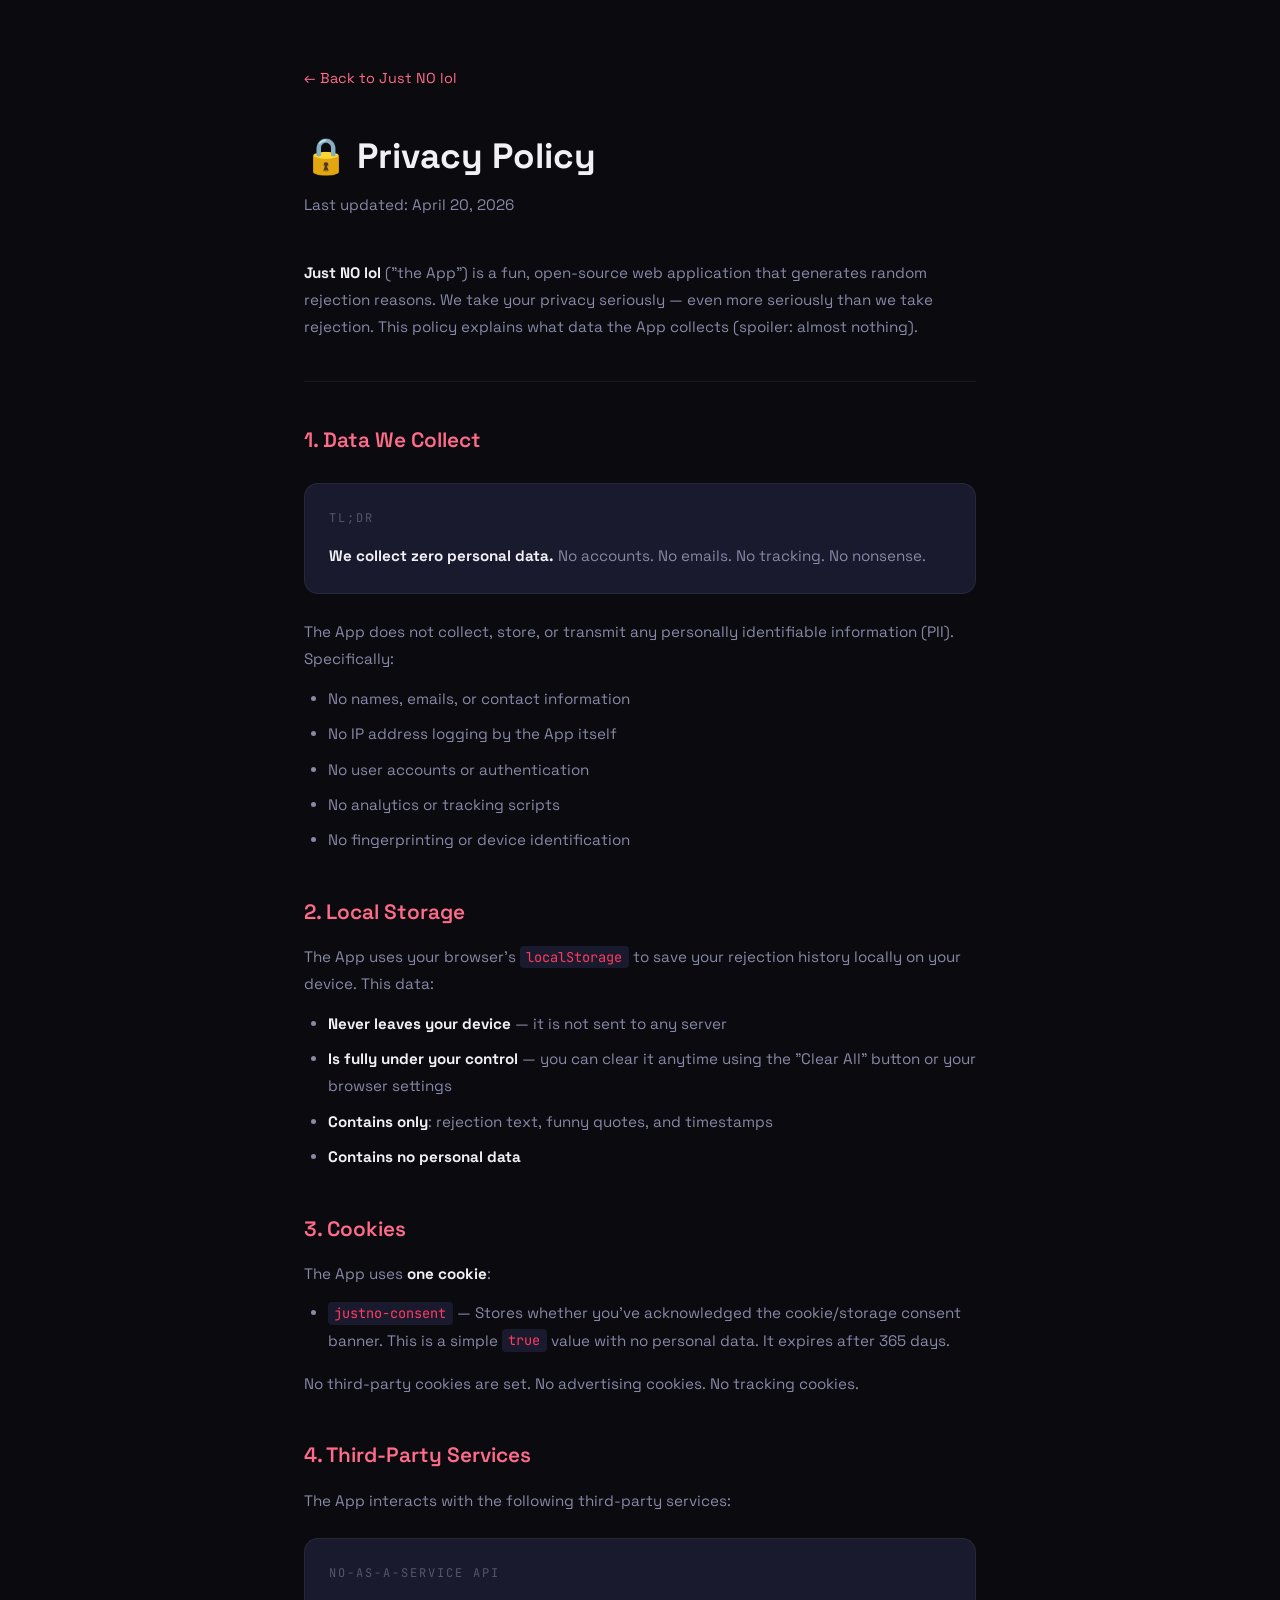
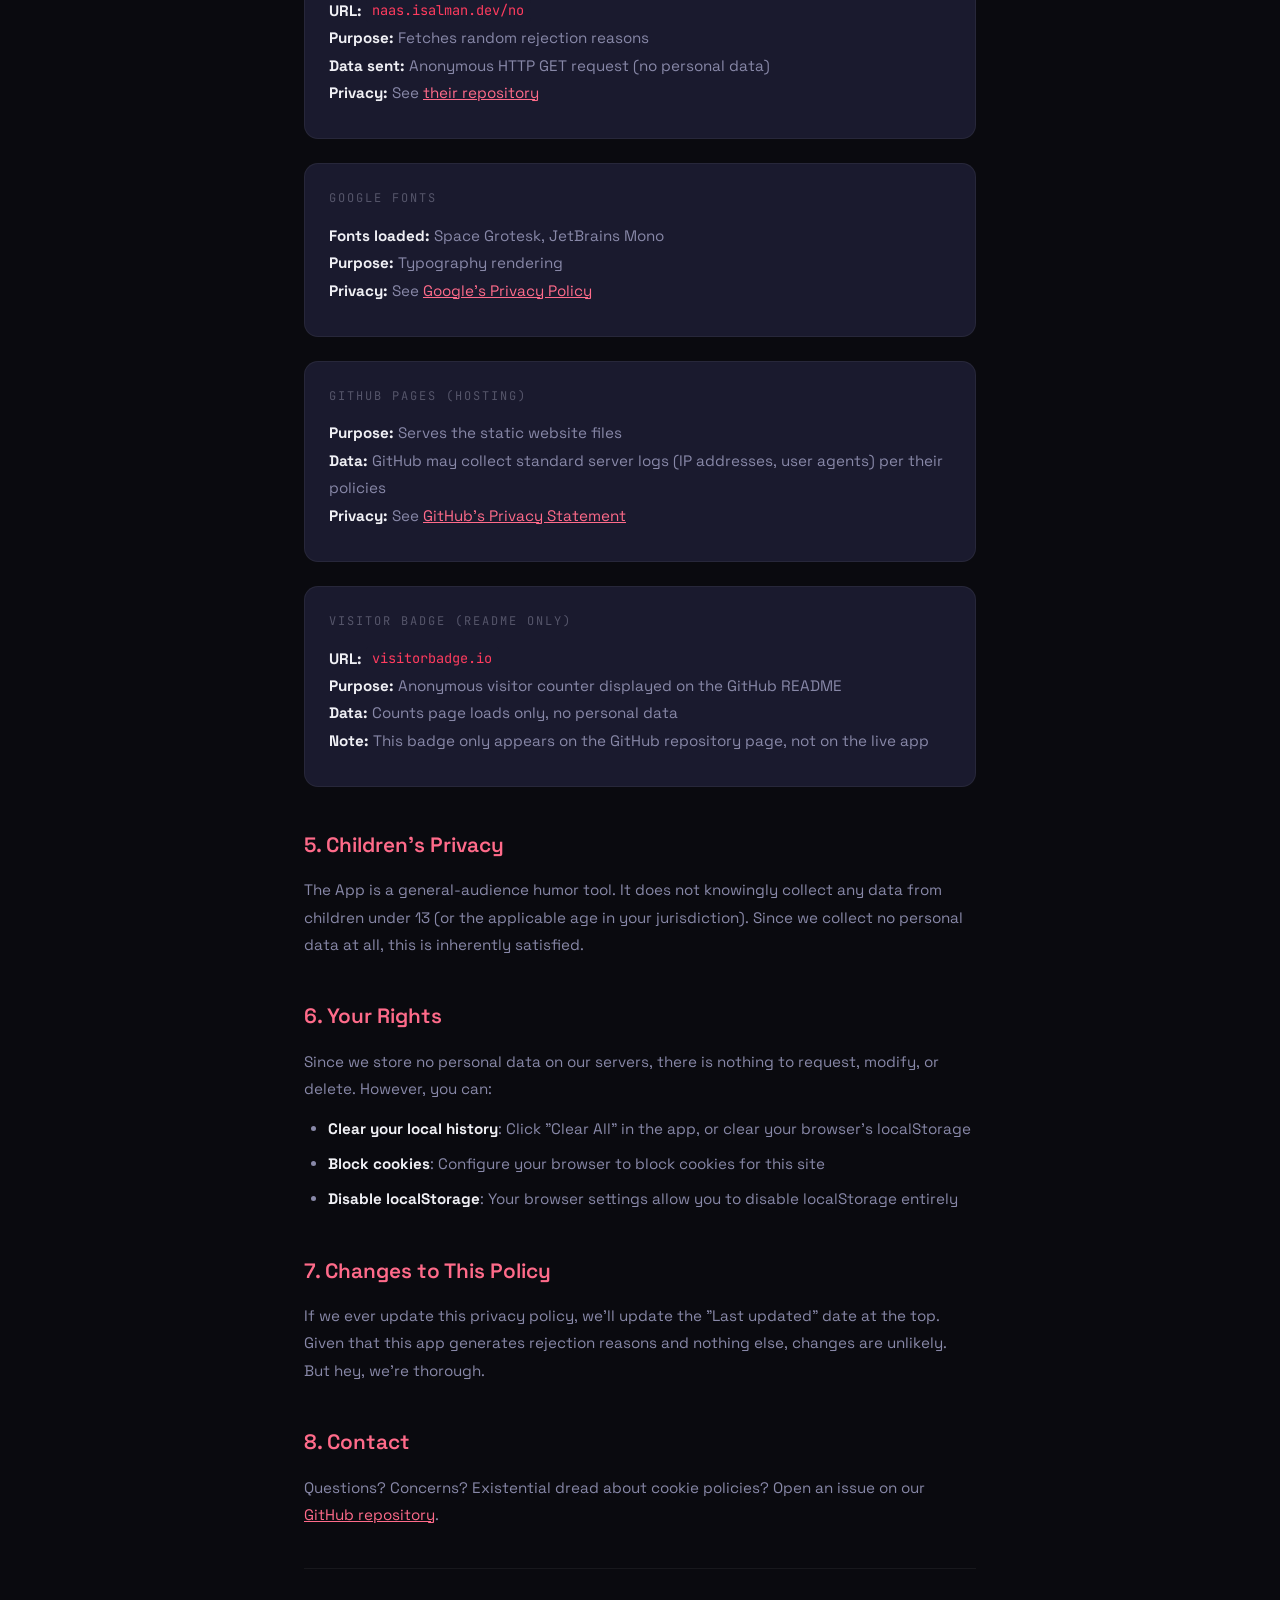
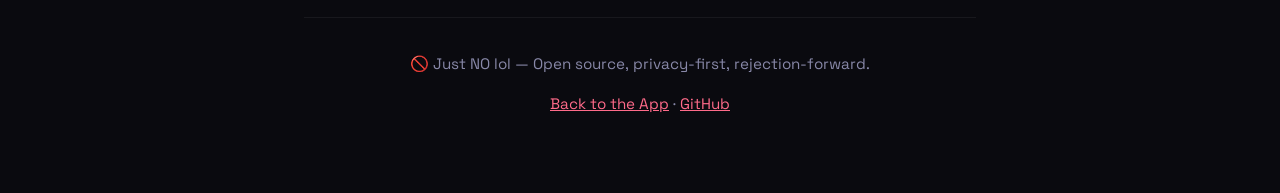
<file: privacy.html>
<!DOCTYPE html>
<html lang="en">
<head>
  <meta charset="UTF-8">
  <meta name="viewport" content="width=device-width, initial-scale=1.0">
  <title>Privacy Policy — Just NO lol</title>
  <meta name="description" content="Privacy Policy for Just NO lol — The Ultimate Rejection Generator.">
  <link rel="preconnect" href="https://fonts.googleapis.com">
  <link rel="preconnect" href="https://fonts.gstatic.com" crossorigin>
  <link href="https://fonts.googleapis.com/css2?family=Space+Grotesk:wght@400;500;600;700&family=JetBrains+Mono:wght@400;500&display=swap" rel="stylesheet">
  <style>
    :root {
      --bg-primary: #0a0a0f;
      --bg-card: #1a1a2e;
      --text-primary: #f0f0f5;
      --text-secondary: #8888a8;
      --text-muted: #55556a;
      --accent-primary: #ff3c5f;
      --accent-secondary: #ff6b8a;
      --border-subtle: rgba(255, 255, 255, 0.06);
      --font-main: 'Space Grotesk', system-ui, sans-serif;
      --font-mono: 'JetBrains Mono', monospace;
    }

    * { margin: 0; padding: 0; box-sizing: border-box; }

    body {
      font-family: var(--font-main);
      background: var(--bg-primary);
      color: var(--text-primary);
      line-height: 1.8;
      min-height: 100vh;
    }

    .container {
      max-width: 720px;
      margin: 0 auto;
      padding: 4rem 1.5rem;
    }

    .back-link {
      display: inline-flex;
      align-items: center;
      gap: 0.5rem;
      color: var(--accent-secondary);
      text-decoration: none;
      font-size: 0.9rem;
      margin-bottom: 2rem;
      transition: color 0.2s;
    }
    .back-link:hover { color: var(--accent-primary); }

    h1 {
      font-size: 2.2rem;
      font-weight: 700;
      margin-bottom: 0.25rem;
    }

    .subtitle {
      color: var(--text-secondary);
      font-size: 0.95rem;
      margin-bottom: 2.5rem;
    }

    h2 {
      font-size: 1.3rem;
      font-weight: 600;
      margin-top: 2.5rem;
      margin-bottom: 0.75rem;
      color: var(--accent-secondary);
    }

    p, li {
      color: var(--text-secondary);
      font-size: 0.95rem;
      margin-bottom: 0.75rem;
    }

    ul {
      padding-left: 1.5rem;
      margin-bottom: 1rem;
    }

    li { margin-bottom: 0.5rem; }

    strong { color: var(--text-primary); }

    a { color: var(--accent-secondary); transition: color 0.2s; }
    a:hover { color: var(--accent-primary); }

    code {
      font-family: var(--font-mono);
      background: var(--bg-card);
      padding: 0.15rem 0.4rem;
      border-radius: 4px;
      font-size: 0.85rem;
      color: var(--accent-primary);
    }

    .card {
      background: var(--bg-card);
      border: 1px solid var(--border-subtle);
      border-radius: 14px;
      padding: 1.5rem;
      margin: 1.5rem 0;
    }

    .card-title {
      font-size: 0.75rem;
      font-family: var(--font-mono);
      letter-spacing: 2px;
      color: var(--text-muted);
      text-transform: uppercase;
      margin-bottom: 0.75rem;
    }

    .divider {
      border: none;
      border-top: 1px solid var(--border-subtle);
      margin: 2.5rem 0;
    }

    .footer {
      text-align: center;
      color: var(--text-muted);
      font-size: 0.8rem;
      margin-top: 3rem;
      padding-top: 2rem;
      border-top: 1px solid var(--border-subtle);
    }
  </style>
</head>
<body>
  <div class="container">
    <a href="index.html" class="back-link">← Back to Just NO lol</a>

    <h1>🔒 Privacy Policy</h1>
    <p class="subtitle">Last updated: April 20, 2026</p>

    <p>
      <strong>Just NO lol</strong> ("the App") is a fun, open-source web application that generates random rejection reasons. 
      We take your privacy seriously — even more seriously than we take rejection. This policy explains what data the App collects (spoiler: almost nothing).
    </p>

    <hr class="divider">

    <h2>1. Data We Collect</h2>

    <div class="card">
      <p class="card-title">TL;DR</p>
      <p style="margin:0;"><strong>We collect zero personal data.</strong> No accounts. No emails. No tracking. No nonsense.</p>
    </div>

    <p>The App does not collect, store, or transmit any personally identifiable information (PII). Specifically:</p>
    <ul>
      <li>No names, emails, or contact information</li>
      <li>No IP address logging by the App itself</li>
      <li>No user accounts or authentication</li>
      <li>No analytics or tracking scripts</li>
      <li>No fingerprinting or device identification</li>
    </ul>

    <h2>2. Local Storage</h2>
    <p>
      The App uses your browser's <code>localStorage</code> to save your rejection history locally on your device. 
      This data:
    </p>
    <ul>
      <li><strong>Never leaves your device</strong> — it is not sent to any server</li>
      <li><strong>Is fully under your control</strong> — you can clear it anytime using the "Clear All" button or your browser settings</li>
      <li><strong>Contains only</strong>: rejection text, funny quotes, and timestamps</li>
      <li><strong>Contains no personal data</strong></li>
    </ul>

    <h2>3. Cookies</h2>
    <p>
      The App uses <strong>one cookie</strong>:
    </p>
    <ul>
      <li><code>justno-consent</code> — Stores whether you've acknowledged the cookie/storage consent banner. This is a simple <code>true</code> value with no personal data. It expires after 365 days.</li>
    </ul>
    <p>
      No third-party cookies are set. No advertising cookies. No tracking cookies.
    </p>

    <h2>4. Third-Party Services</h2>
    <p>The App interacts with the following third-party services:</p>

    <div class="card">
      <p class="card-title">No-as-a-Service API</p>
      <p style="margin-bottom:0.5rem;">
        <strong>URL:</strong> <code>naas.isalman.dev/no</code><br>
        <strong>Purpose:</strong> Fetches random rejection reasons<br>
        <strong>Data sent:</strong> Anonymous HTTP GET request (no personal data)<br>
        <strong>Privacy:</strong> See <a href="https://github.com/hotheadhacker/no-as-a-service" target="_blank">their repository</a>
      </p>
    </div>

    <div class="card">
      <p class="card-title">Google Fonts</p>
      <p style="margin-bottom:0.5rem;">
        <strong>Fonts loaded:</strong> Space Grotesk, JetBrains Mono<br>
        <strong>Purpose:</strong> Typography rendering<br>
        <strong>Privacy:</strong> See <a href="https://policies.google.com/privacy" target="_blank">Google's Privacy Policy</a>
      </p>
    </div>

    <div class="card">
      <p class="card-title">GitHub Pages (Hosting)</p>
      <p style="margin-bottom:0.5rem;">
        <strong>Purpose:</strong> Serves the static website files<br>
        <strong>Data:</strong> GitHub may collect standard server logs (IP addresses, user agents) per their policies<br>
        <strong>Privacy:</strong> See <a href="https://docs.github.com/en/site-policy/privacy-policies/github-general-privacy-statement" target="_blank">GitHub's Privacy Statement</a>
      </p>
    </div>

    <div class="card">
      <p class="card-title">Visitor Badge (README only)</p>
      <p style="margin-bottom:0.5rem;">
        <strong>URL:</strong> <code>visitorbadge.io</code><br>
        <strong>Purpose:</strong> Anonymous visitor counter displayed on the GitHub README<br>
        <strong>Data:</strong> Counts page loads only, no personal data<br>
        <strong>Note:</strong> This badge only appears on the GitHub repository page, not on the live app
      </p>
    </div>

    <h2>5. Children's Privacy</h2>
    <p>
      The App is a general-audience humor tool. It does not knowingly collect any data from children under 13 (or the applicable age in your jurisdiction). Since we collect no personal data at all, this is inherently satisfied.
    </p>

    <h2>6. Your Rights</h2>
    <p>Since we store no personal data on our servers, there is nothing to request, modify, or delete. However, you can:</p>
    <ul>
      <li><strong>Clear your local history</strong>: Click "Clear All" in the app, or clear your browser's localStorage</li>
      <li><strong>Block cookies</strong>: Configure your browser to block cookies for this site</li>
      <li><strong>Disable localStorage</strong>: Your browser settings allow you to disable localStorage entirely</li>
    </ul>

    <h2>7. Changes to This Policy</h2>
    <p>
      If we ever update this privacy policy, we'll update the "Last updated" date at the top. Given that this app generates rejection reasons and nothing else, changes are unlikely. But hey, we're thorough.
    </p>

    <h2>8. Contact</h2>
    <p>
      Questions? Concerns? Existential dread about cookie policies? Open an issue on our 
      <a href="https://github.com/srg-sphynx/Just-NO-lol/issues" target="_blank">GitHub repository</a>.
    </p>

    <hr class="divider">

    <div class="footer">
      <p>🚫 Just NO lol — Open source, privacy-first, rejection-forward.</p>
      <p style="margin-top:0.5rem;"><a href="index.html">Back to the App</a> · <a href="https://github.com/srg-sphynx/Just-NO-lol" target="_blank">GitHub</a></p>
    </div>
  </div>
</body>
</html>
</file>
